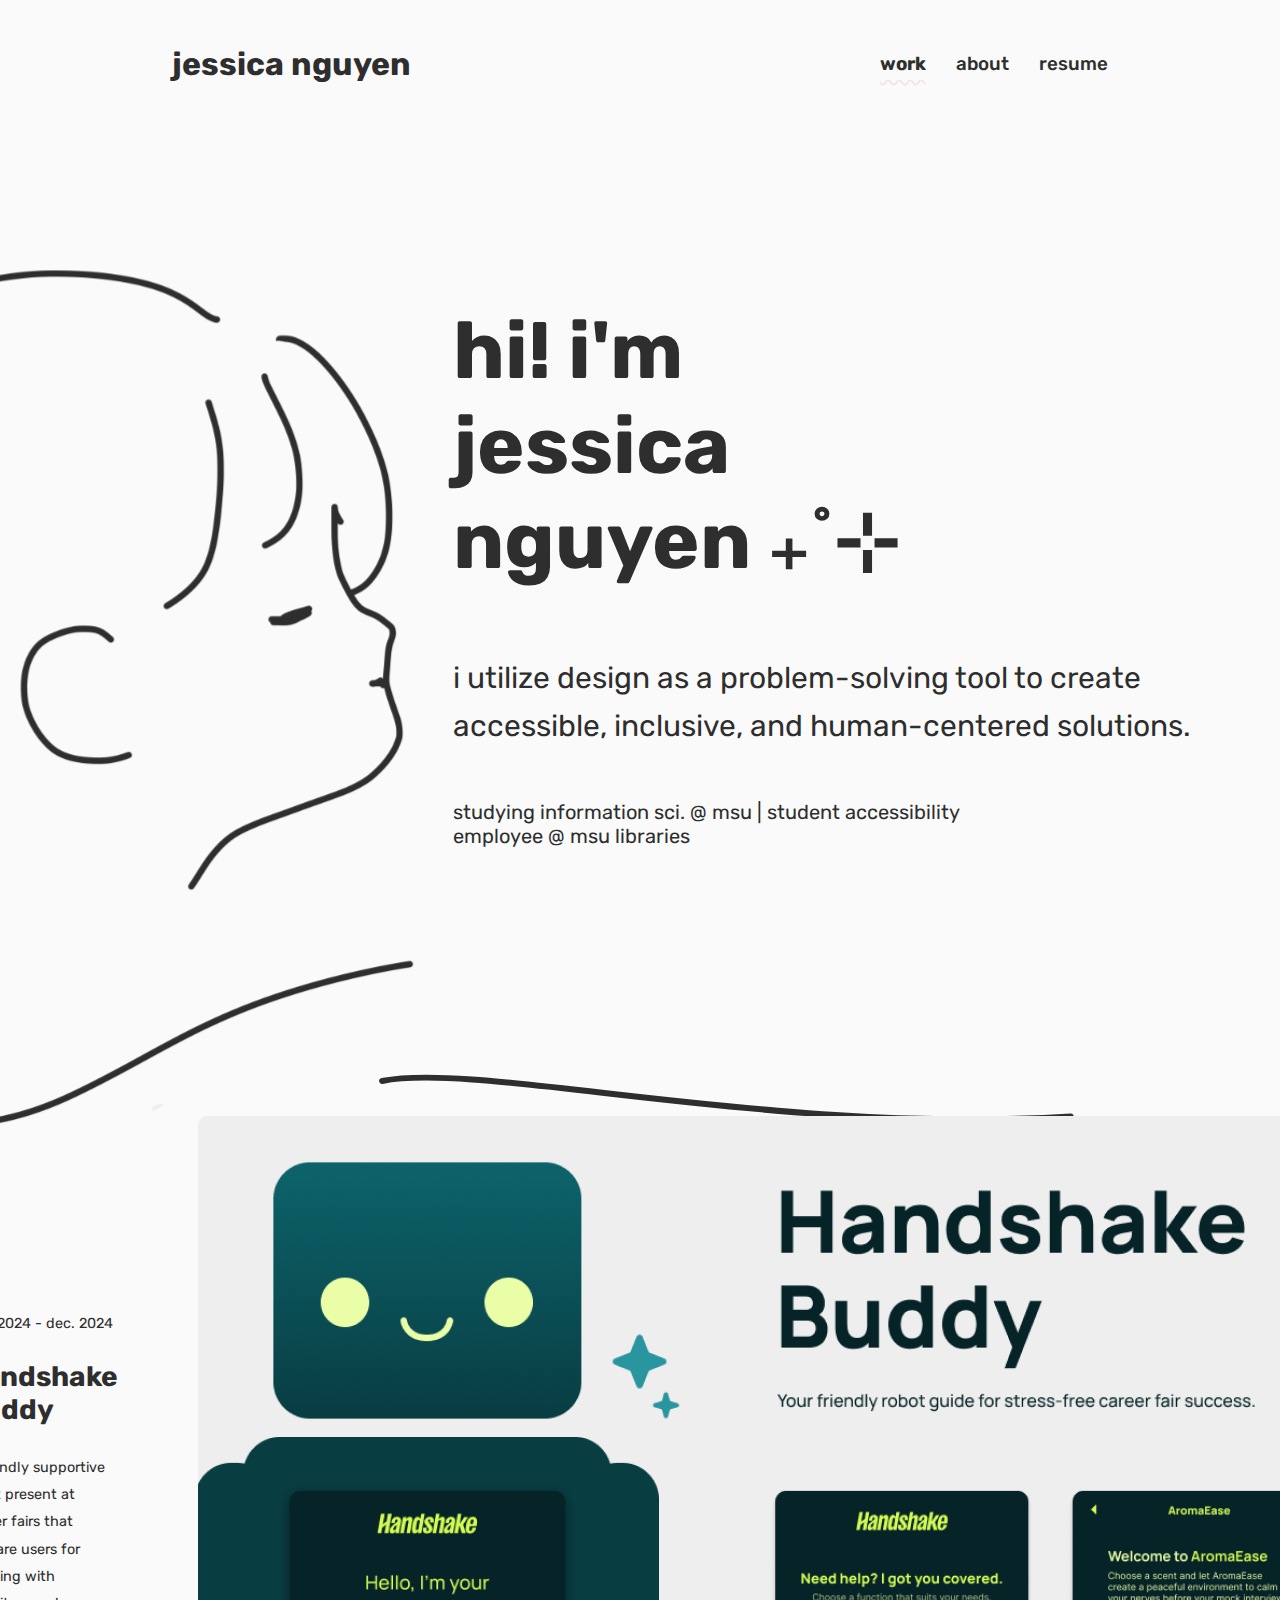
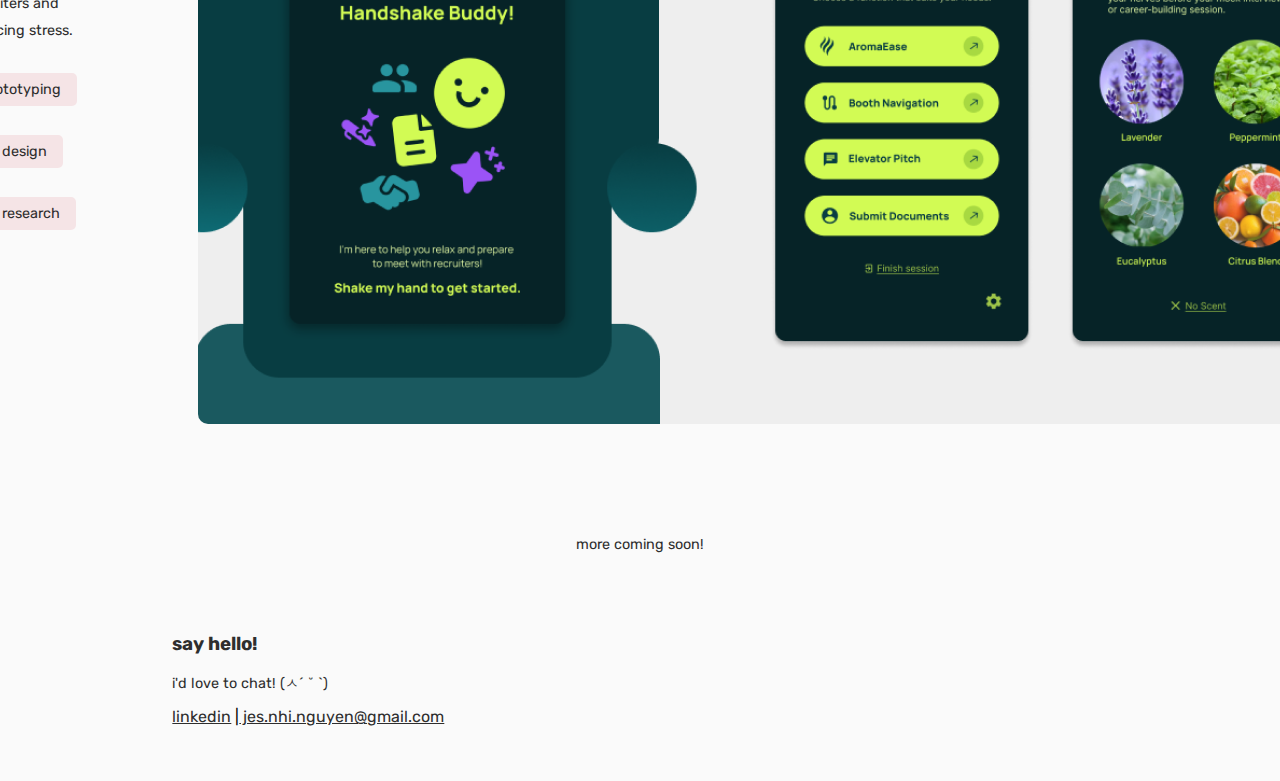
<file: index.html>
<!DOCTYPE html>
<html lang="en">
<head>
    <meta charset="UTF-8">
    <meta name="viewport" content="width=device-width, initial-scale=1.0">
    <title>Jessica Nguyen's Portfolio</title>
    <link rel="stylesheet" href="style.css">
    <link rel="preconnect" href="https://fonts.googleapis.com">
	<link rel="preconnect" href="https://fonts.gstatic.com" crossorigin>
    <link rel="stylesheet" href="https://fonts.googleapis.com/css?family=Rubik">
</head>
<body>
<!-- navigation bar --> 
    <div class="navigation">
        <header>
            <h1><a href="/index.html" id="jessica-link">jessica nguyen</a></h1>
        </header>
        <nav>
            <ul class="nav-links">
                <li class="links" id="current"><a title="homepage" href="/index.html">work</a></li>
                <li class="links"><a title="learn more about me!" href="/about.html">about</a></li>
                <li class="links"><a title="a look at my experience and skills!" href="https://docs.google.com/document/d/1C1RzSSvmhS5jDvmsthWNyOB0sRVT3Rrj/edit?usp=sharing&ouid=114446465904133195887&rtpof=true&sd=true">resume</a></li>
            </ul>
        </nav>
    </div>
<!-- content -->
 <div class="content">
    <div id="greeting-banner">
        <img src="/images/illus.svg" alt="" id="banner-img">
        <h2 id="greeting">hi! i'm jessica nguyen ₊˚⊹</h2>
        <p id="greeting-p">i utilize design as a problem-solving tool to create accessible, inclusive, and human-centered solutions.</p>
        <p id="greeting-p2">studying information sci. @ msu | student accessibility employee @ msu libraries</p>
        <img src="/images/strokes.svg" alt="" id="banner-border">
    </div>
    
    <div id="portfolio">
        <div class="piece">
            <div class="piece-content">
                <p>nov. 2024 - dec. 2024</p>
                <h3 class="piece-title"><a href="/handshake-buddy.html">handshake buddy</a></h3>
                <p class="piece-desc">a friendly supportive robot present at career fairs that prepare users for meeting with recruiters and reducing stress.</p>
                <div class="tags">
                    <p class="tag">prototyping</p>
                    <p class="tag">ux design</p>
                    <p class="tag">ux research</p>
                </div>
            </div>
            <a href="/handshake-buddy.html"><img src="/images/rectangle.png" alt="" class="piece-img"></a>
        </div>
        <div id="piece-wip">
            <p>more coming soon!</p>
        </div>
    </div>
<!-- footer -->
    <footer>
        <h3>say hello!</h3>
        <p>i'd love to chat! (ㅅ´ ˘ `)</p>
        <a href="https://www.linkedin.com/in/jesscanguyen/">linkedin</a> |<a href="mailto:jes.nhi.nguyen@gmail.com"> jes.nhi.nguyen@gmail.com</a>
    </footer>
</div>
</body>
</html>
</file>
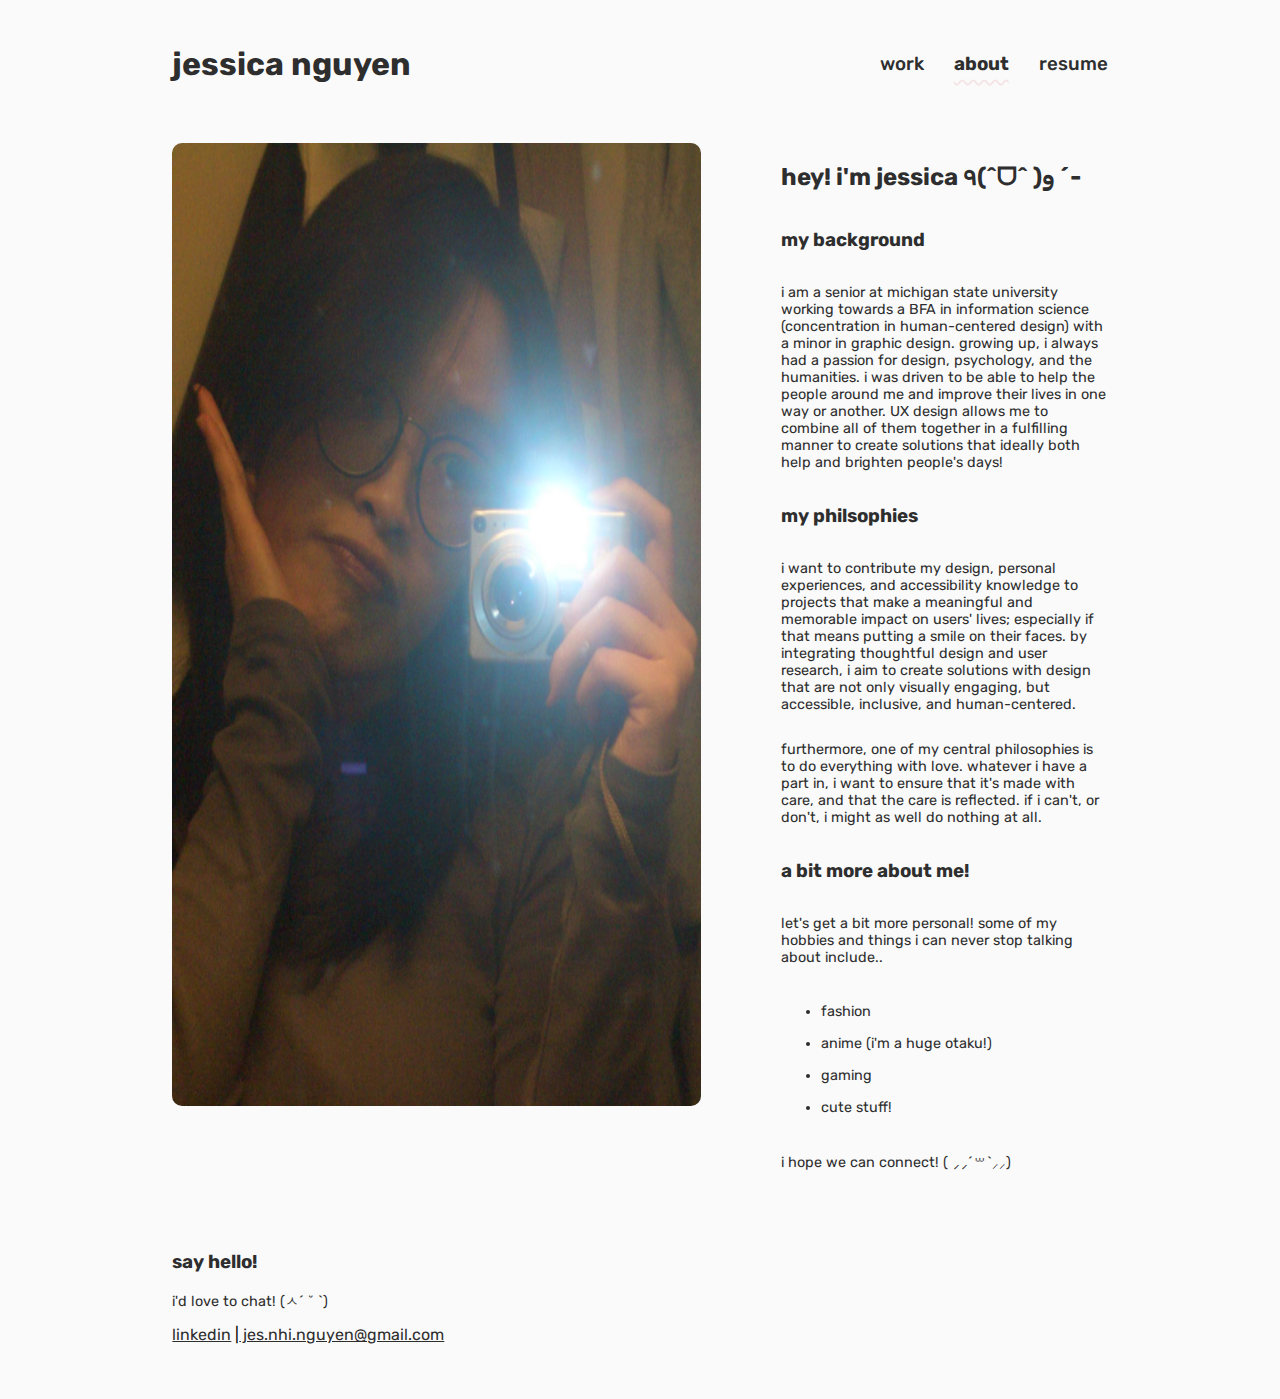
<file: about.html>
<!DOCTYPE html>
<html lang="en">
<head>
    <meta charset="UTF-8">
    <meta name="viewport" content="width=device-width, initial-scale=1.0">
    <title>About - Jessica Nguyen's Portfolio</title>
    <link rel="stylesheet" href="style.css">
    <link rel="preconnect" href="https://fonts.googleapis.com">
	<link rel="preconnect" href="https://fonts.gstatic.com" crossorigin>
    <link rel="stylesheet" href="https://fonts.googleapis.com/css?family=Rubik">
</head>
<body>
    <!-- navigation bar --> 
    <div class="navigation">
        <header>
            <h1><a href="/index.html" id="jessica-link">jessica nguyen</a></h1>
        </header>
        <nav>
            <ul class="nav-links">
                <li class="links"><a title="homepage" href="/index.html">work</a></li>
                <li class="links" id="current"><a title="learn more about me!" href="/about.html">about</a></li>
                <li class="links"><a title="contact me!" href="https://docs.google.com/document/d/1C1RzSSvmhS5jDvmsthWNyOB0sRVT3Rrj/edit?usp=sharing&ouid=114446465904133195887&rtpof=true&sd=true">resume</a></li>
            </ul>
        </nav>
    </div>
<!-- content -->
<div class="content">
    <div id="about-layout">
        <img src="/images/selfie.png" alt="" id="selfie">
        <div id="about-text">
        <h2>hey! i'm jessica ٩(^ᗜ^ )و ´-</h2>
            <h3>my background</h3>
                <p>i am a senior at michigan state university working towards a BFA in information science (concentration in human-centered design) with a minor in graphic design. growing up, i always had a passion for design, psychology, and the humanities. i was driven to be able to help the people around me and improve their lives in one way or another. UX design allows me to combine all of them together in a fulfilling manner to create solutions that ideally both help and brighten people's days!</p>
            <h3>my philsophies</h3>
                <p>i want to contribute my design, personal experiences, and accessibility knowledge to projects that make a meaningful and memorable impact on users' lives; especially if that means putting a smile on their faces. by integrating thoughtful design and user research, i aim to create solutions with design that are not only visually engaging, but accessible, inclusive, and human-centered.</p>
                <p>furthermore, one of my central philosophies is to do everything with love. whatever i have a part in, i want to ensure that it's made with care, and that the care is reflected. if i can't, or don't, i might as well do nothing at all.</p>
            <h3>a bit more about me!</h3>
                <p>let's get a bit more personal! some of my hobbies and things i can never stop talking about include..</p>
                <ul>
                    <li>fashion</li>
                    <li>anime (i'm a huge otaku!)</li>
                    <li>gaming</li>
                    <li>cute stuff!</li>
                </ul>
                <p>i hope we can connect! ( ⸝⸝´꒳`⸝⸝)</p>
        </div>    
    </div>    
<!-- footer -->
    <footer>
        <h3>say hello!</h3>
        <p>i'd love to chat! (ㅅ´ ˘ `)</p>
        <a href="https://www.linkedin.com/in/jesscanguyen/">linkedin</a> |<a href="mailto:jes.nhi.nguyen@gmail.com"> jes.nhi.nguyen@gmail.com</a>
    </footer>
</div>
</body>
</html>
</file>
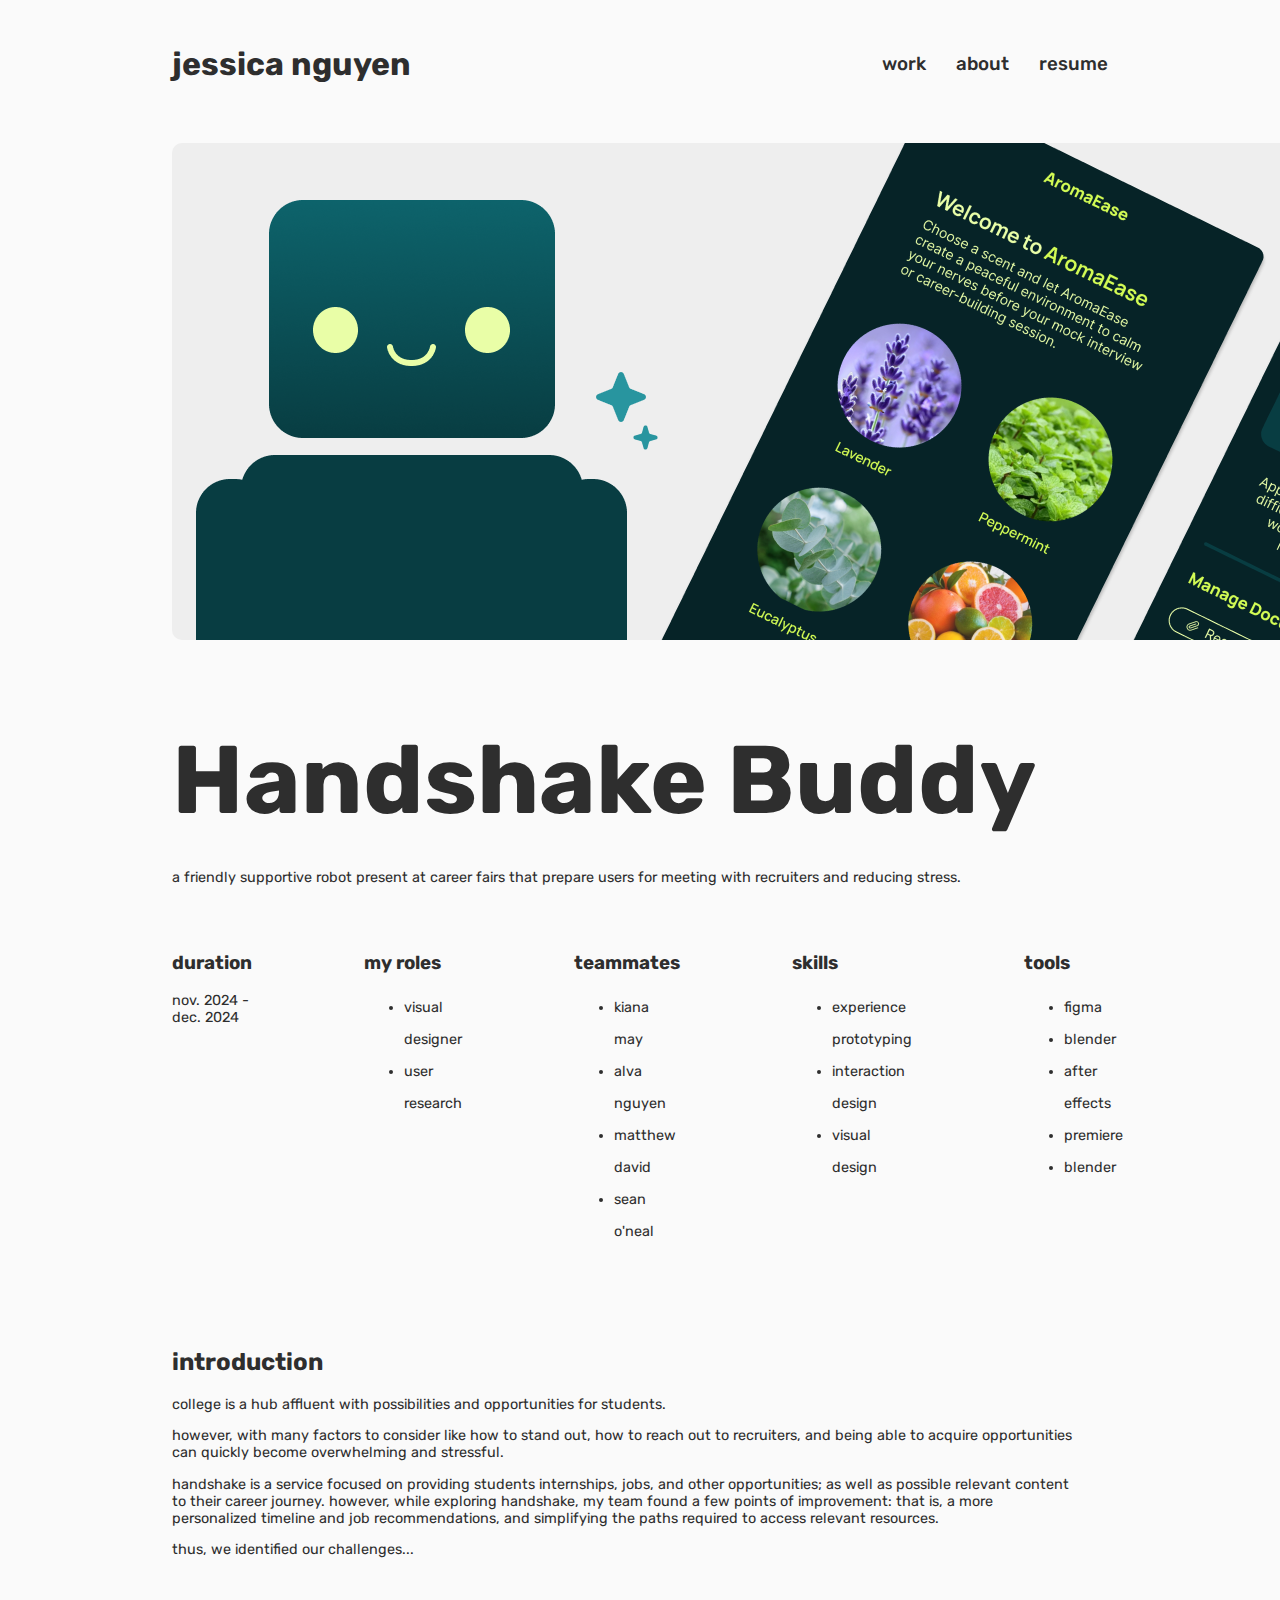
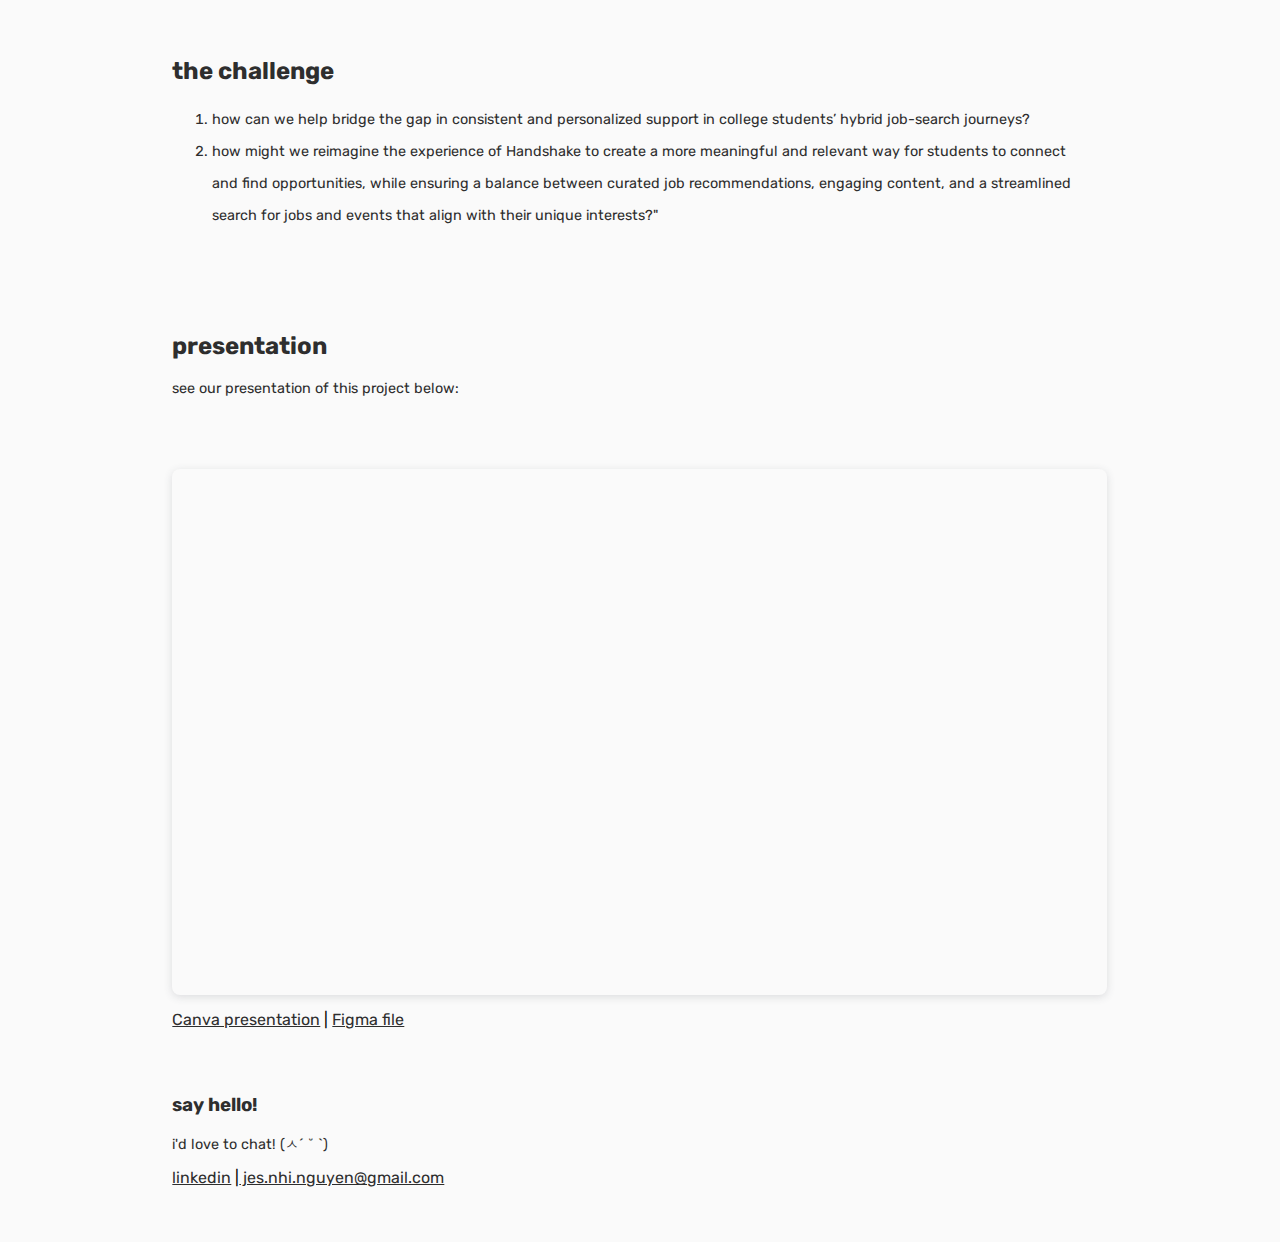
<file: handshake-buddy.html>
<!DOCTYPE html>
<html lang="en">
<head>
    <meta charset="UTF-8">
    <meta name="viewport" content="width=device-width, initial-scale=1.0">
    <title>Handshake Buddy - Jessica Nguyen's Portfolio</title>
    <link rel="stylesheet" href="style.css">
    <link rel="preconnect" href="https://fonts.googleapis.com">
	<link rel="preconnect" href="https://fonts.gstatic.com" crossorigin>
    <link rel="stylesheet" href="https://fonts.googleapis.com/css?family=Rubik">
</head>
<body>
<!-- navigation bar --> 
    <div class="navigation">
        <header>
            <h1><a href="/index.html" id="jessica-link">jessica nguyen</a></h1>
        </header>
        <nav>
            <ul class="nav-links">
                <li class="links"><a title="homepage" href="/index.html">work</a></li>
                <li class="links"><a title="learn more about me!" href="/about.html">about</a></li>
                <li class="links"><a title="a look at my experience and skills!" href="https://docs.google.com/document/d/1C1RzSSvmhS5jDvmsthWNyOB0sRVT3Rrj/edit?usp=sharing&ouid=114446465904133195887&rtpof=true&sd=true">resume</a></li>
            </ul>
        </nav>
    </div>
<!-- content -->
<div class="content">
    <div id="pre-project">
        <img src="/images/handshakeheader.png" alt="" id="project-hero">
        <h2 id="project-name">Handshake Buddy</h2>
        <p>a friendly supportive robot present at career fairs that prepare users for meeting with recruiters and reducing stress.</p>
        <div id="project-details">
            <div class="cube">
                <h3>duration</h3>
                <p>nov. 2024 - dec. 2024</p>
            </div>
            <div class="cube">
                <h3>my roles</h3>
                <ul>
                    <li>visual designer</li>
                    <li>user research</li>
                </ul>
            </div>
            <div class="cube">
                <h3>teammates</h3>
                <ul>
                    <li>kiana may</li>
                    <li>alva nguyen</li>
                    <li>matthew david</li>
                    <li>sean o'neal</li>
                </ul>
            </div>
            <div class="cube">
                <h3>skills</h3>
                <ul>
                    <li>experience prototyping</li>
                    <li>interaction design</li>
                    <li>visual design</li>
                </ul>
            </div>
            <div class="cube">
                <h3>tools</h3>
                <ul>
                    <li>figma</li>
                    <li>blender</li>
                    <li>after effects</li>
                    <li>premiere</li>
                    <li>blender</li>
                </ul>
            </div>
        </div>
    </div>
    <div class="project-section">
        <h2>introduction</h2>
        <p>college is a hub affluent with possibilities and opportunities for students.</p>
        <p>however, with many factors to consider like how to stand out, how to reach out to recruiters, and being able to acquire opportunities can quickly become overwhelming and stressful.</p>
        <p>handshake is a service focused on providing students internships, jobs, and other opportunities; as well as possible relevant content to their career journey. however, while exploring handshake, my team found a few points of improvement: that is, a more personalized timeline and job recommendations, and simplifying the paths required to access relevant resources. </p>
        <p>thus, we identified our challenges... </p>
    </div>

    <div class="project-section">
    <h2>the challenge</h2>
    <ol>
        <li>how can we help bridge the gap in consistent and personalized support in college students’ hybrid job-search journeys?</li>
        <li>how might we reimagine the experience of Handshake to create a more meaningful and relevant way for students to connect and find opportunities, while ensuring a balance between curated job recommendations, engaging content, and a streamlined search for jobs and events that align with their unique interests?"</li>
    </ol>
    </div>

    <div class="project-section">
    <h2>presentation</h2>
    <p>see our presentation of this project below:</p>
    </div>
    <div style="position: relative; width: 100%; height: 0; padding-top: 56.2500%; padding-bottom: 0; box-shadow: 0 2px 8px 0 rgba(63,69,81,0.16); margin-top: 1.6em; margin-bottom: 0.9em; overflow: hidden; border-radius: 8px; will-change: transform;">
        <iframe loading="lazy" style="position: absolute; width: 100%; height: 100%; top: 0; left: 0; border: none; padding: 0;margin: 0;"
            src="https://www.canva.com/design/DAGYQYxAyro/WFmJ--BHDS7lyVJXwPyMlQ/view?embed" allowfullscreen="allowfullscreen" allow="fullscreen">
        </iframe>
    </div>
    <a href="https:&#x2F;&#x2F;www.canva.com&#x2F;design&#x2F;DAGYQYxAyro&#x2F;WFmJ--BHDS7lyVJXwPyMlQ&#x2F;view?utm_content=DAGYQYxAyro&amp;utm_campaign=designshare&amp;utm_medium=embeds&amp;utm_source=link" target="_blank" rel="noopener">Canva presentation</a> |
    <a href="https://www.figma.com/design/NIIENWAXxhxenyStUcdxNz/MI420_handshakeScreens?node-id=0-1&t=L6oZVVxUuae0DkKE-1">Figma file</a>
<!-- footer -->
    <footer>
        <h3>say hello!</h3>
        <p>i'd love to chat! (ㅅ´ ˘ `)</p>
        <a href="https://www.linkedin.com/in/jesscanguyen/">linkedin</a> |<a href="mailto:jes.nhi.nguyen@gmail.com"> jes.nhi.nguyen@gmail.com</a>
    </footer>
</div>
</body>
</html>
</file>
<file: style.css>
/* notes

gray pink: #F5E4E6
black: #2E2E2E
white: #fafafa
accent: ?

/*


/* general stuff */
html {
    background: #fafafa;
    font-family: "Rubik", sans-serif;
    animation: fadeInAnimation ease 2s;
    animation-iteration-count: 1;
}
  
@keyframes fadeInAnimation {
    0% {
        opacity: 0;
    }
    100% {
        opacity: 1;
     }
}

p, li {
    font-size: 0.9em;
}

li {
    line-height: 2rem;
}

.content {
    padding-left: 13%;
    padding-right: 13%;
    padding-top: 3%;
}

p, h1, h2, h3, a[href], li {
    color: #2E2E2E;
}



/* specific items/pages  */



/* navigation bar stuff */
.navigation {
    position: -webkit-sticky;
    position: sticky;
    top: 0;
    display: flex;
    flex-direction: row;
    align-items: center;
    justify-content: space-between;
    background-color: #fafafa;
    font-weight: 500;
    z-index: 99;
    padding-top: 1rem;
    padding-right: 13%;
    padding-left: 13%;

}

#jessica-link {
    text-decoration: none;
    font-family: Rubik;
} 

.nav-links {
    list-style-type: none;
    display: flex; /* make links horizontal and no bullet */
    font-size: 1.3em;
}

.nav-links li{
    padding-left: 30px; /* adds space between each link */
}

.nav-links li a {
    text-decoration: none; /* remove underline from links */
}

.nav-links li a:hover {
    text-decoration: underline wavy;
    text-underline-offset: 9px;
    text-decoration-thickness: 2px;
}

#current {
    text-decoration: underline wavy;
    text-underline-offset: 9px;
    text-decoration-thickness: 2px;
    font-weight: bolder;
    color: #F5E4E6;
}



/* portfolio */

#banner-img {
    position: absolute;
    left: 0;
    z-index: 0;
    width: 1000px;
    height: auto;
    top: -8%;
    margin-bottom: 5%;
}

#greeting-banner {
    padding-top: 10%;
    padding-left: 30%;
    padding-right: 15%;
    height: 80vh;
    margin-bottom: 5rem;
    z-index:98;
}

#greeting {
    font-size: 80px;
    justify-content: center;
}

#greeting-p {
    font-size: 30px;
    width: 40ch;
    line-height: 3rem;
}

#greeting-p2 {
    font-size: 20px;
    padding-top: 20px;
}

#banner-border {
    position: relative;
    top: 100px;
    right: 100px;
    margin: 5%;
}

#portfolio {
    display: flex;
    justify-content: center;
    flex-direction: column;
    align-items: center;
    margin-top: 10rem;
}


.piece { /* would add this class to future pieces */
    height: auto;
    display: flex;
    flex-direction: row;
    align-items: center; 
    gap: 5rem;
    margin-bottom: 10%;
    z-index: 98;

}

.piece-title {
    font-size: 1.75rem;
}

.piece-title a[href] {
    text-decoration: none;
}

.piece-desc {
    line-height: 1.7rem;
}

.tags {
    display: flex;
    flex-direction: row;
    flex-wrap: wrap;
}

.tag {
    margin-right: 2.5ch;
    padding: .5rem 1rem;
    background-color: #F5E4E6;
    border-radius: 5px;
}

a img.piece-img {
    /* max-width: 70%;
    height: auto; */
    border-radius: 10px;
}

/* about */
#selfie {

    border-radius: 10px;
    float: left;
    margin-right: 5em;
    margin-bottom: 5em;
}

#about-layout {
    display:flex;
    flex-direction: row;
}

#about-text {
    display:flex;
    flex-direction: column;
}


/* handshake buddy page */
#pre-project {
    min-height: 100vh;
}

#project-hero {
    border-radius: 10px;
}

#project-details {
    display: flex;
    flex-direction: row;
    padding: 2rem 2rem 2rem 0;
}

.cube {
    margin-right: 7rem;
}

#project-name {
    font-size: 6rem;
    margin-bottom: 2rem;
}

.project-section {
    height: auto;
    padding: 2rem 2rem 2rem 0;
}


/* footer */
footer {
    padding-top: 5%;
    padding-bottom: 5%;
}



/* responsive design */

/* for portfolio */

/* code assisted with chatgpt*/
@media (max-height: 800px) {
    #greeting-banner {
        margin-bottom: 25rem;
    }
}

@media (min-height: 801px) {
    #greeting-banner {
        margin-bottom: 10rem;
    }
}

@media (max-width: 1200px) {

    .piece {
        flex-direction: column; /* Stack portfolio items */
        gap: 1rem;
    }

    .piece-img {
        max-width: 100%;
    }

    #banner-border {
        display: none;
    }

    #banner-img {
        display: none;
    }

    #greeting {
    font-size: 50px;
    }

    #greeting-p {
        width: auto;
    }

    #greeting-p2 {
        max-width: auto;
    }

    #greeting-banner {
        margin-bottom: 20rem;
    }
    

    /* about*/
    #about-layout {
        flex-direction: column; 
    }
    #selfie {
        width:60%;
        height:auto;
    }

    /*specific piece page*/
    #project-details {
        display: flex;
        flex-direction: column;
        flex-wrap: wrap;
    }
}
</file>
